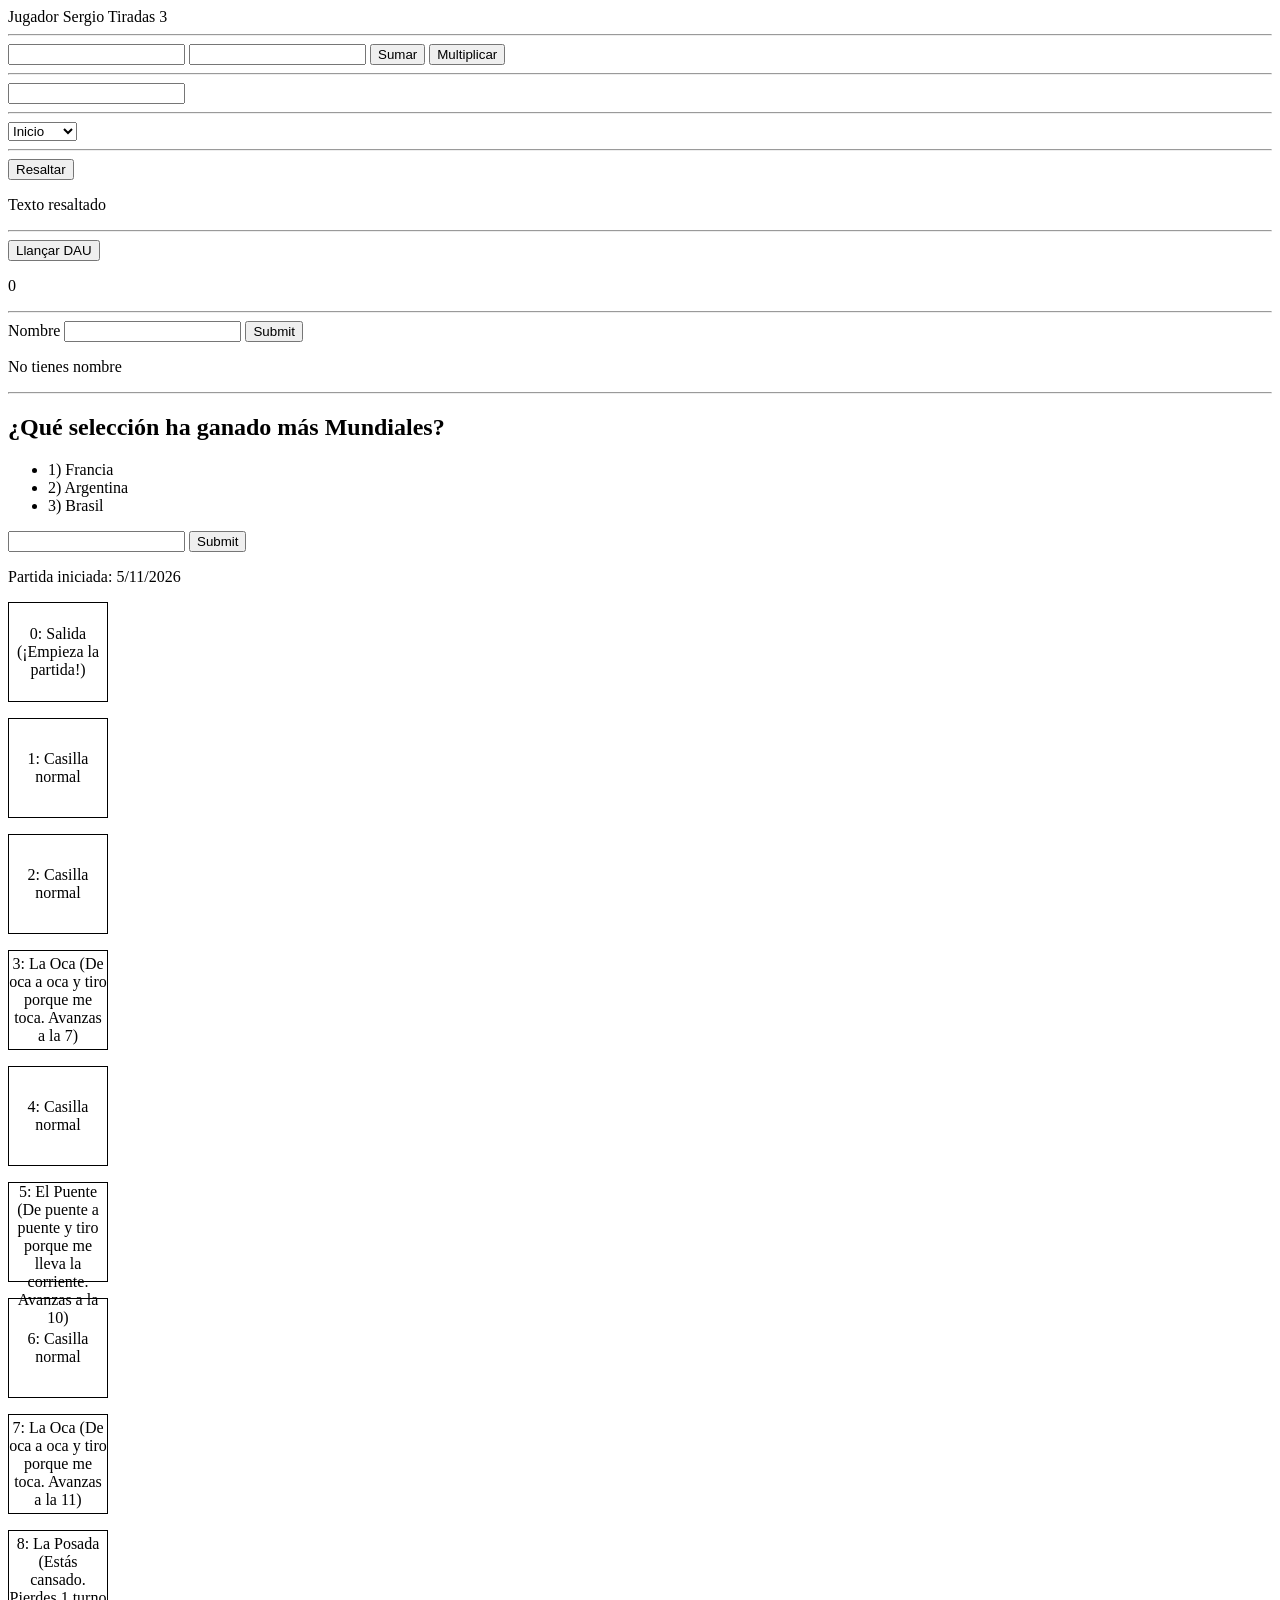
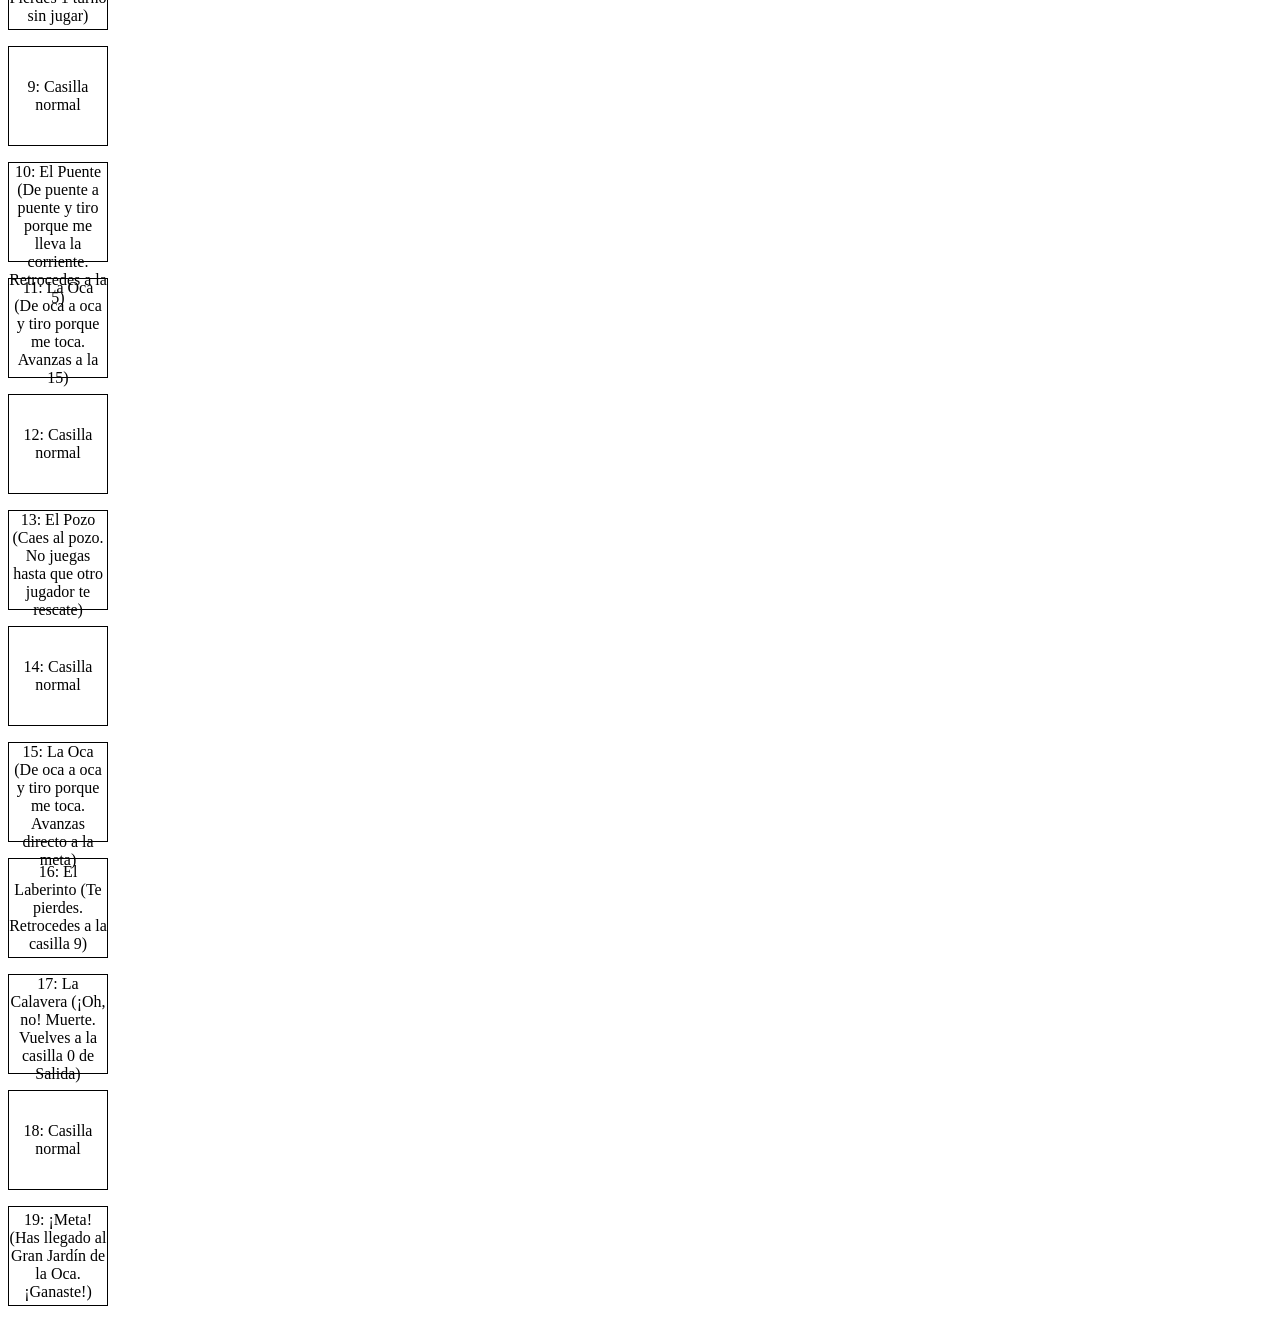
<file: index.html>
<!DOCTYPE html>
<html lang="en">
<head>
    <meta charset="UTF-8">
    <meta name="viewport" content="width=device-width, initial-scale=1.0">
    <link rel="stylesheet" href="style.css">
    <title>Document</title>
</head>
<body>
    <section id="profile-info">

    </section>

    <hr>

    <input type="text" name="Numero 1" id="input-uno">
    <input type="text" name="Numero 2" id="input-dos">
    <button id="sumar-button">Sumar</button>
    <button id="multiplicar-button">Multiplicar</button>
    <div id="resultado"></div>

    <hr>

    <input type="text" name="Numero" id="inputNumero">

    <hr>
    <select id="estado-select">
        <option value="inici">Inicio</option>
        <option value="turnoA">Turno A</option>
        <option value="turnoB">Turno B</option>
        <option value="final">Final</option>
    </select>
    <div id="estadoMensaje"></div>

    <hr>
    <button id="resaltar-button">Resaltar</button>  
    <p id="texto"></p>
    <hr>

    <button id="lanzar-button">Llançar DAU</button>
    <p id="textoNumeroDado">0</p>
    <p id="nomCasella"></p>

    <hr>

    <form id="formPlayer">
        <label for="namePlayer">Nombre</label>
        <input type="text" id="namePlayer" name="Nombre del Jugador">
        <input type="submit" id="enviar">
    </form>
    <p id="nameTextPlayer">No tienes nombre</p>

    <hr>

    <section id="section-Pregunta">
        <h2>?FDFBYHEWFBYHWBF¿</h2>
        <ul>
            <li>ocpioined e2dawd</li>
            <li>dijwadin2</li>
            <li>idmnjiwdniw2</li>
        </ul>
    </section>
    <form id="formularioUsuarioOpcion">
        <input type="text" name="Opcion" id="option">
        <input type="submit">
        <p id="mensajeRespuesta"></p>
    </form>

    <section id="datosJugador">

    </section>

    <p id="datosDado"></p>
    
    <section id="fechaSection">
    </section>

    <section id="tabla">
    
    </section>
    
    

    <script type="module" src="main.js"></script>
</body>
</html>
</file>
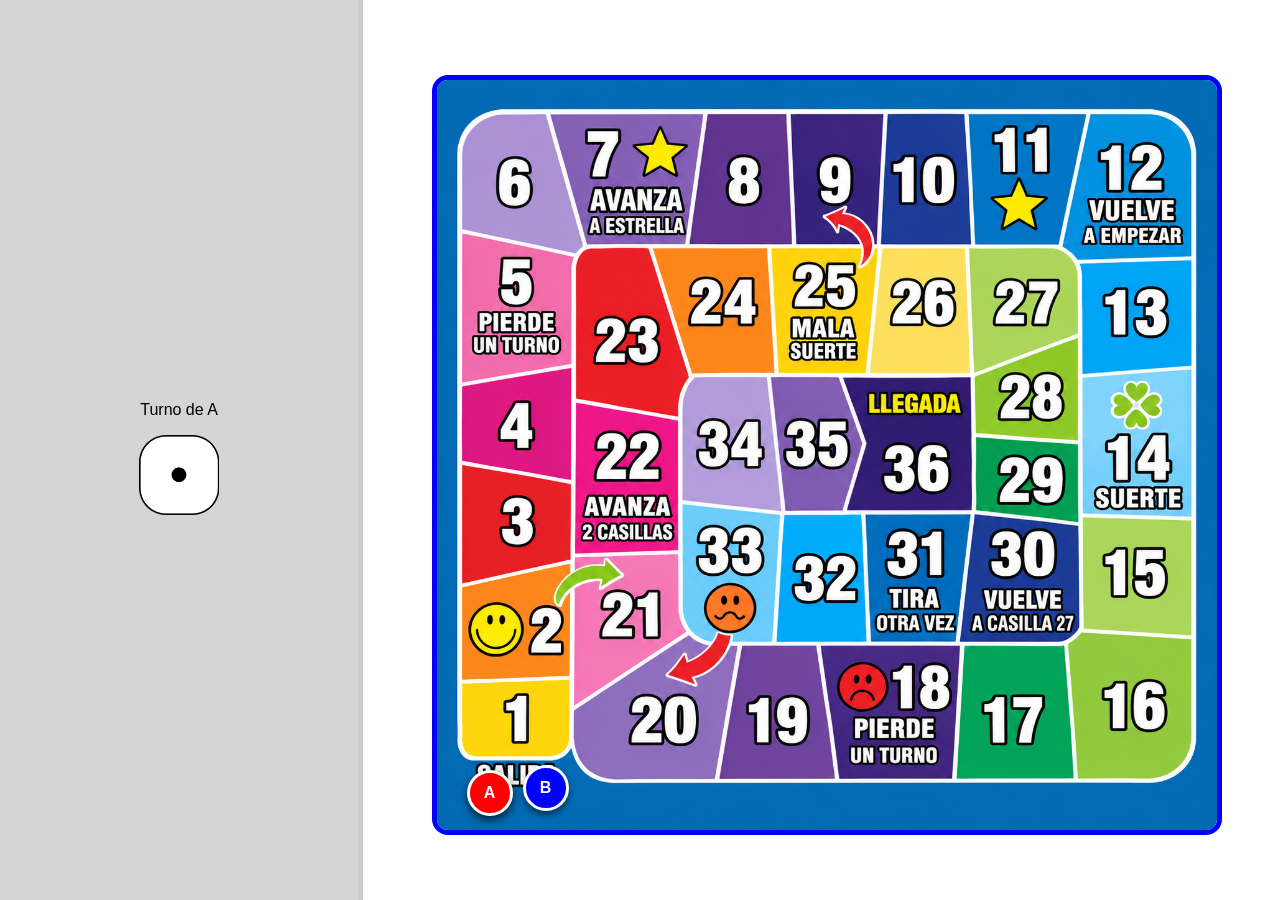
<file: ocaFinal/index.html>
<!DOCTYPE html>
<html lang="es">
<head>
    <meta charset="UTF-8">
    <meta name="viewport" content="width=device-width, initial-scale=1.0">
    <link rel="stylesheet" href="style.css">
    <title>Document</title>
</head>
<body>
    <main>
        <section id="sectionControl">
            <p class="turnoTxt">Turno de A</p>
            <div id="final">
                <p>El ganador ha sido el jugador A</p>
                <p>Felicidades!!</p>
                <button id="reiniciarBtn">Reinicar Partida</button>
            </div>

            <div id="dado">
                <img src="images/dado/uno.png" alt="uno" class="numDado" >
                <img src="images/dado/dos.png" alt="dos" class="numDado" style="display: none;">
                <img src="images/dado/tres.png" alt="tres" class="numDado" style="display: none;">
                <img src="images/dado/cuatro.png" alt="cuatro" class="numDado" style="display: none;">
                <img src="images/dado/cinco.png" alt="cinco" class="numDado" style="display: none;">
                <img src="images/dado/seis.png" alt="seis" class="numDado" style="display: none;">
            </div>

            <div id="divPregunta">
                
            </div>

            
        </section>     
        <section id="sectionMapa">
            <div id="tablero">
                <img src="tablero.webp" alt="tablero" id="img">
                <div class="jugadorA">A</div>
                <div class="jugadorB">B</div>
            </div>
        </section>
    </main>
    <script type="module" src="script.js"></script>
</body>
</html>
</file>
<file: style.css>
.destacado{
    background-color: yellow;
}

.error{
    color: hsl(0, 100%, 50%);
}

.correcto{
    color: green;
}

.hidden{
    display: none;
}

.casilla{
    border: 1px solid black;
    width: 100px;
    height: 100px;
    box-sizing: border-box;
    align-content: center;
    text-align: center;
}
</file>
<file: ocaFinal/style.css>
body{
    margin: 0;
    padding: 0;
    font-family: Arial, Helvetica, sans-serif;
}

main{
    width: 100vw;
    height: 100vh;
    display: flex;
}


#sectionControl{
    width: 500px;
    height: 100%;
    background-color: rgb(214, 213, 213);
    display: flex;
    flex-direction: column;
    align-items: center;
    justify-content: center;
    border-right: 5px solid rgb(207, 206, 206);
}

#sectionControl #dado{
    width: 80px;
    height: 80px;
    border-radius: 12px;
    text-align: center;
    cursor: pointer;
}

#sectionControl .numDado{
    width: 100%;
    height: 100%;
    transform: translateX(0deg);
}

#sectionMapa{
    width: 100%;
    height: 100%;
    align-items: center;
    display: flex;
    position: relative;
}

#sectionMapa #tablero{
    width: 780px;
    height: 750px;
    margin: 0 auto;
    position: relative;
}


#sectionMapa img{
    width: 100%;
    height: 100%;
    border-radius: 16px;
    position: relative;
    border: 5px solid blue;
}


#sectionMapa .jugadorA {
    --x: 30px;
    --y: 690px;
    top: var(--y);
    left: var(--x);
    width: 40px;
    height: 40px;
    position: absolute;
    align-content: center;
    text-align: center;
    border-radius: 50%;
    background-color: red;
    transition: 0.30s linear;
    border: 3px solid white;             
    box-shadow: 0px 4px 9px rgba(0,0,0,0.7); 
    font-weight: bold;
    color: white;
}


#sectionMapa .jugadorB {
    --x: 86px;
    --y: 685px;
    top: var(--y);
    left: var(--x);
    width: 40px;
    height: 40px;
    position: absolute;
    align-content: center;
    text-align: center;
    border-radius: 50%;
    background-color: blue;
    transition: 0.30s linear;
    border: 3px solid white;             
    box-shadow: 0px 4px 6px rgba(0,0,0,0.5); 
    font-weight: bold;
    color: white;
}




#divPregunta form{
    text-align: center;
    display: flex;
    flex-direction: column;
    gap: 20px;
    box-sizing: border-box;
    padding: 0px 40px;
}

#divPregunta form ul{
    margin: 0;
    padding: 0;
    list-style: none;
}


#divPregunta form input[type="submit"]{
    height: 35px;
    border-radius: 6px;
    border: 2px solid rgb(17, 98, 133);
    text-align: center;
    cursor: pointer;
    background-color: rgb(24, 135, 183);
    color: white;
    letter-spacing: 1px;
}


#final{
    text-align: center;
    display: none;
}

#final p{
    font-size: 20px;
    letter-spacing: 1px;
}

#final button{
    width: 200px;
    height: 40px;
    border-radius: 8px;
    border: 0px;
    cursor: pointer;
}
</file>
